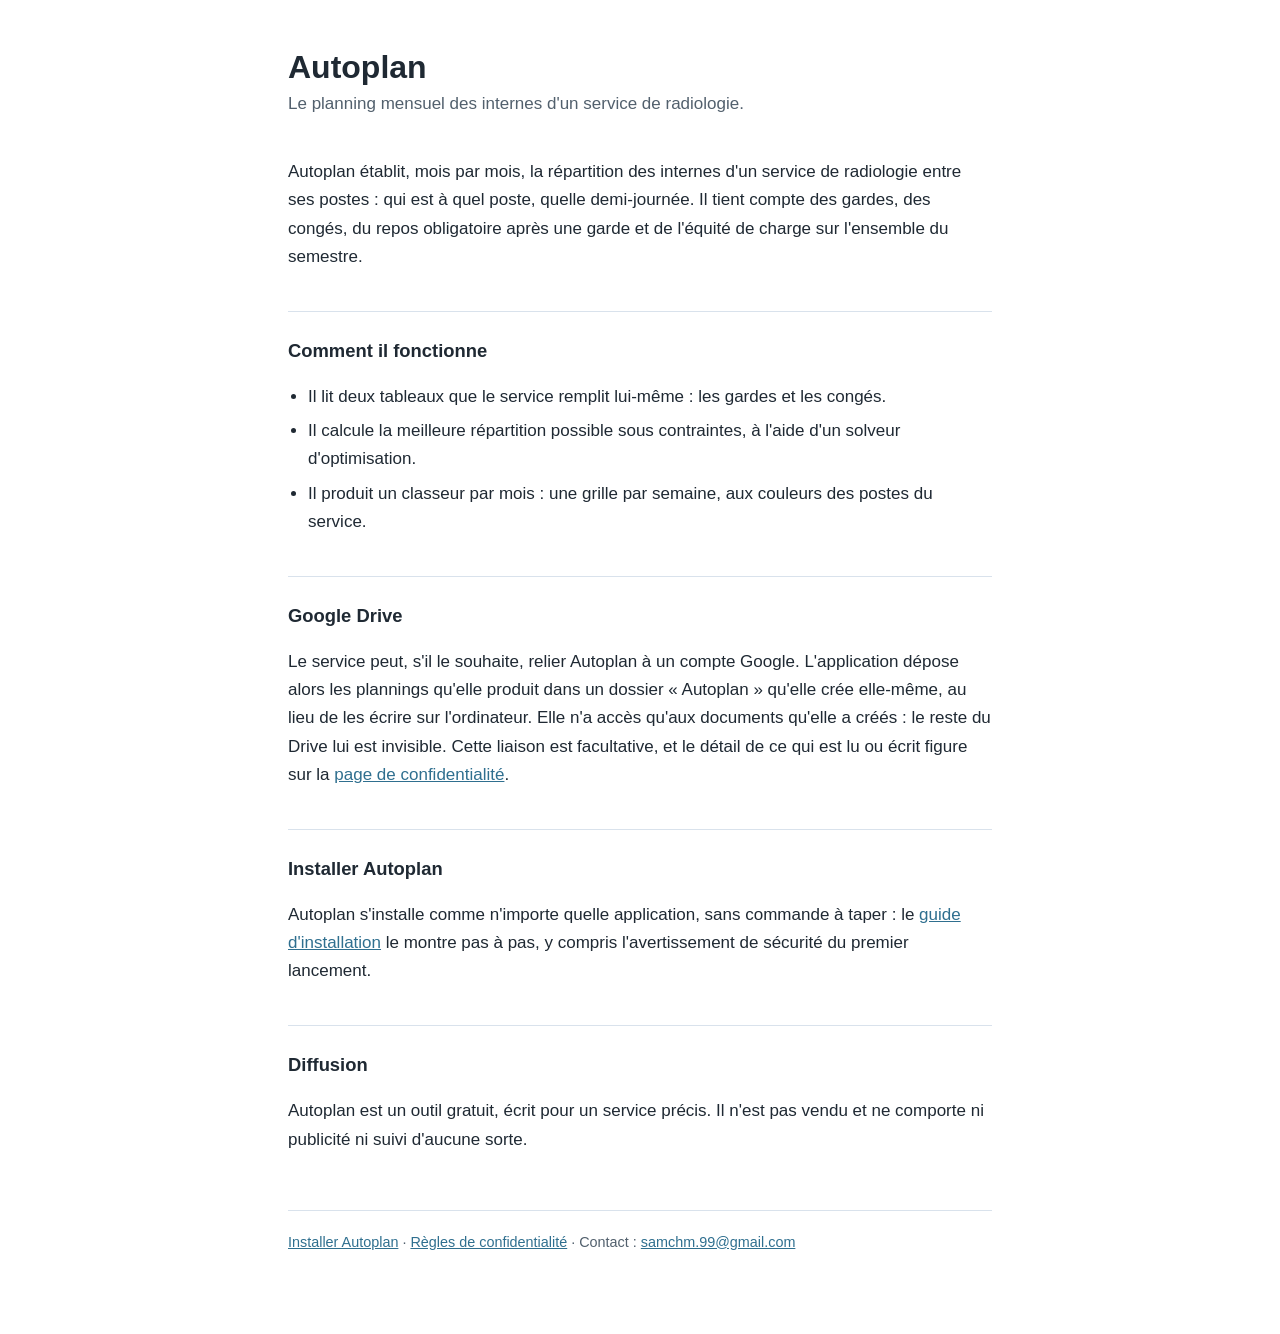
<file: index.html>
<!DOCTYPE html>
<html lang="fr">
<head>
<meta charset="utf-8">
<meta name="viewport" content="width=device-width, initial-scale=1">
<title>Autoplan</title>
<meta name="description" content="Autoplan établit le planning mensuel des internes d'un service de radiologie.">
<link rel="stylesheet" href="style.css">
</head>
<body>
<main>

<h1>Autoplan</h1>
<p class="sous-titre">Le planning mensuel des internes d'un service de radiologie.</p>

<p>
  Autoplan établit, mois par mois, la répartition des internes d'un service
  de radiologie entre ses postes : qui est à quel poste, quelle demi-journée.
  Il tient compte des gardes, des congés, du repos obligatoire après une
  garde et de l'équité de charge sur l'ensemble du semestre.
</p>

<h2>Comment il fonctionne</h2>
<ul>
  <li>Il lit deux tableaux que le service remplit lui-même : les gardes et les congés.</li>
  <li>Il calcule la meilleure répartition possible sous contraintes, à l'aide d'un solveur d'optimisation.</li>
  <li>Il produit un classeur par mois : une grille par semaine, aux couleurs des postes du service.</li>
</ul>

<h2>Google Drive</h2>
<p>
  Le service peut, s'il le souhaite, relier Autoplan à un compte Google.
  L'application dépose alors les plannings qu'elle produit dans un dossier
  « Autoplan » qu'elle crée elle-même, au lieu de les écrire sur
  l'ordinateur. Elle n'a accès qu'aux documents qu'elle a créés : le reste
  du Drive lui est invisible. Cette liaison est facultative, et le détail
  de ce qui est lu ou écrit figure sur la
  <a href="confidentialite.html">page de confidentialité</a>.
</p>

<h2>Installer Autoplan</h2>
<p>
  Autoplan s'installe comme n'importe quelle application, sans commande à
  taper : le <a href="installer.html">guide d'installation</a> le montre
  pas à pas, y compris l'avertissement de sécurité du premier lancement.
</p>

<h2>Diffusion</h2>
<p>
  Autoplan est un outil gratuit, écrit pour un service précis. Il n'est pas
  vendu et ne comporte ni publicité ni suivi d'aucune sorte.
</p>

<footer>
  <a href="installer.html">Installer Autoplan</a> ·
  <a href="confidentialite.html">Règles de confidentialité</a> ·
  Contact : <a href="mailto:samchm.99@gmail.com">samchm.99@gmail.com</a>
</footer>

</main>
</body>
</html>
</file>
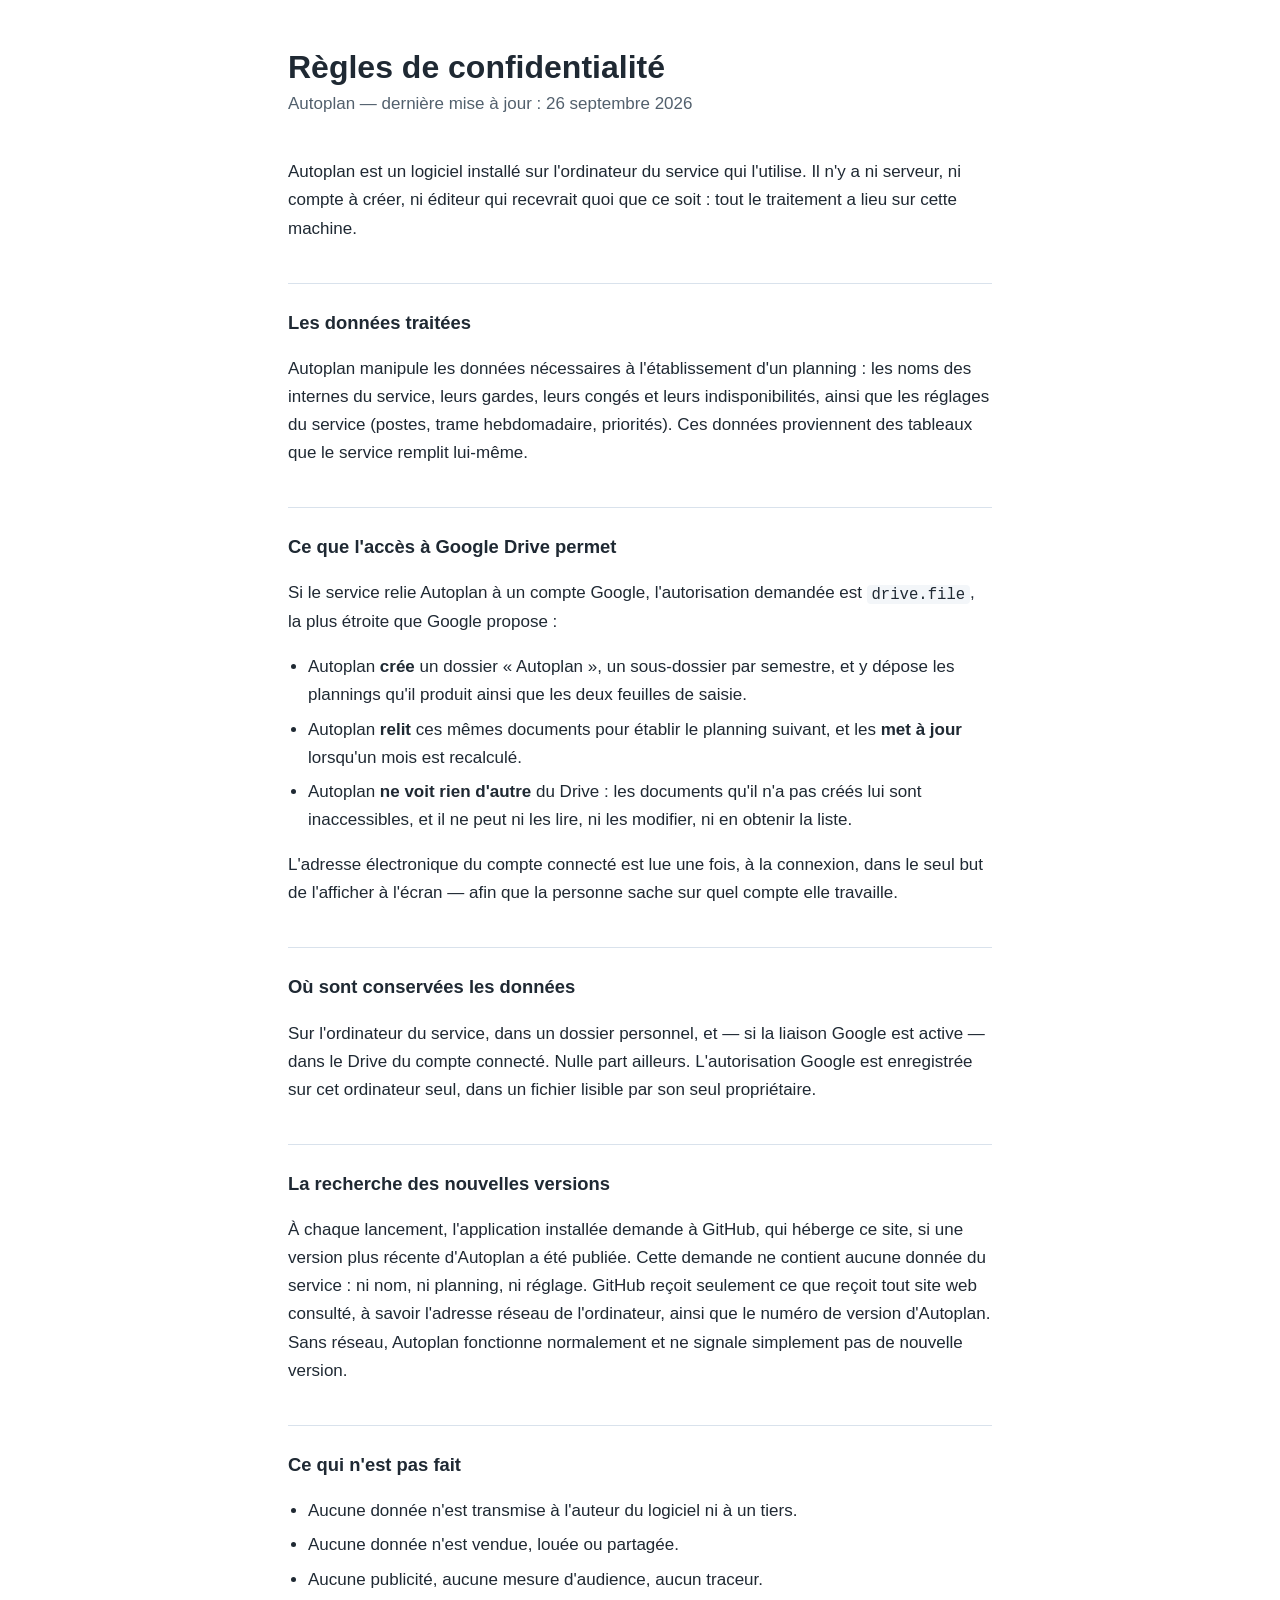
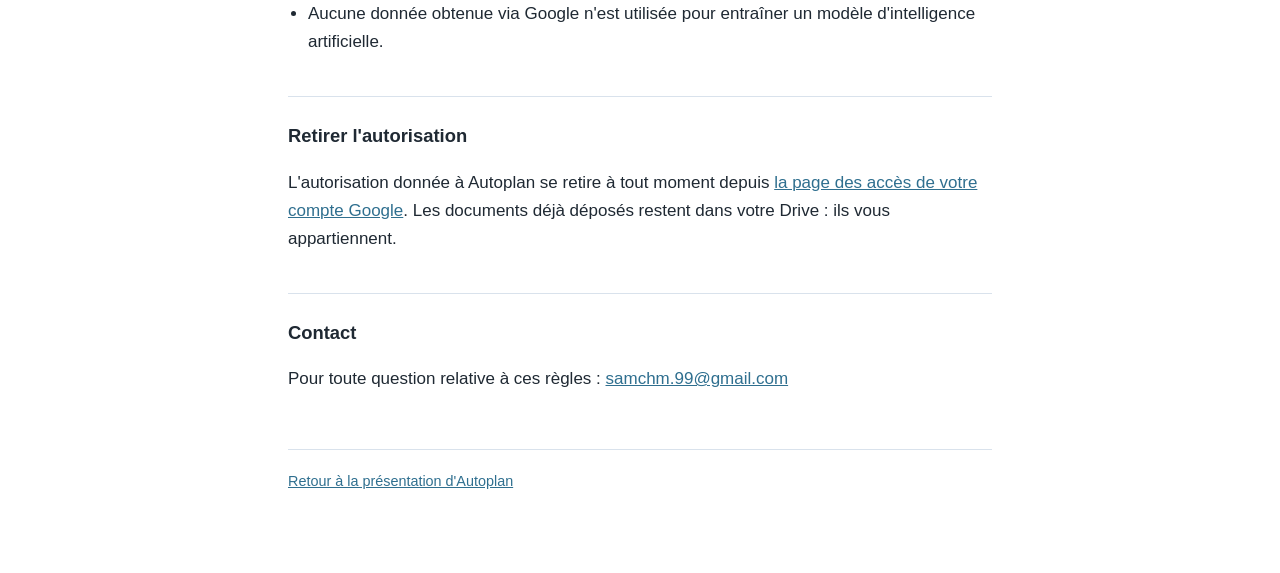
<file: confidentialite.html>
<!DOCTYPE html>
<html lang="fr">
<head>
<meta charset="utf-8">
<meta name="viewport" content="width=device-width, initial-scale=1">
<title>Autoplan — Règles de confidentialité</title>
<meta name="description" content="Ce qu'Autoplan lit, ce qu'il écrit, et ce qu'il ne transmet à personne.">
<link rel="stylesheet" href="style.css">
</head>
<body>
<main>

<h1>Règles de confidentialité</h1>
<p class="sous-titre">Autoplan — dernière mise à jour : 26 septembre 2026</p>

<p>
  Autoplan est un logiciel installé sur l'ordinateur du service qui
  l'utilise. Il n'y a ni serveur, ni compte à créer, ni éditeur qui
  recevrait quoi que ce soit : tout le traitement a lieu sur cette machine.
</p>

<h2>Les données traitées</h2>
<p>
  Autoplan manipule les données nécessaires à l'établissement d'un
  planning : les noms des internes du service, leurs gardes, leurs congés
  et leurs indisponibilités, ainsi que les réglages du service (postes,
  trame hebdomadaire, priorités). Ces données proviennent des tableaux que
  le service remplit lui-même.
</p>

<h2>Ce que l'accès à Google Drive permet</h2>
<p>
  Si le service relie Autoplan à un compte Google, l'autorisation demandée
  est <code>drive.file</code>, la plus étroite que Google propose :
</p>
<ul>
  <li>
    Autoplan <strong>crée</strong> un dossier « Autoplan », un sous-dossier
    par semestre, et y dépose les plannings qu'il produit ainsi que les deux
    feuilles de saisie.
  </li>
  <li>
    Autoplan <strong>relit</strong> ces mêmes documents pour établir le
    planning suivant, et les <strong>met à jour</strong> lorsqu'un mois est
    recalculé.
  </li>
  <li>
    Autoplan <strong>ne voit rien d'autre</strong> du Drive : les documents
    qu'il n'a pas créés lui sont inaccessibles, et il ne peut ni les lire,
    ni les modifier, ni en obtenir la liste.
  </li>
</ul>
<p>
  L'adresse électronique du compte connecté est lue une fois, à la
  connexion, dans le seul but de l'afficher à l'écran — afin que la
  personne sache sur quel compte elle travaille.
</p>

<h2>Où sont conservées les données</h2>
<p>
  Sur l'ordinateur du service, dans un dossier personnel, et — si la
  liaison Google est active — dans le Drive du compte connecté. Nulle part
  ailleurs. L'autorisation Google est enregistrée sur cet ordinateur seul,
  dans un fichier lisible par son seul propriétaire.
</p>

<h2>La recherche des nouvelles versions</h2>
<p>
  À chaque lancement, l'application installée demande à GitHub, qui
  héberge ce site, si une version plus récente d'Autoplan a été publiée.
  Cette demande ne contient aucune donnée du service : ni nom, ni planning,
  ni réglage. GitHub reçoit seulement ce que reçoit tout site web consulté,
  à savoir l'adresse réseau de l'ordinateur, ainsi que le numéro de
  version d'Autoplan. Sans réseau, Autoplan fonctionne normalement et ne
  signale simplement pas de nouvelle version.
</p>

<h2>Ce qui n'est pas fait</h2>
<ul>
  <li>Aucune donnée n'est transmise à l'auteur du logiciel ni à un tiers.</li>
  <li>Aucune donnée n'est vendue, louée ou partagée.</li>
  <li>Aucune publicité, aucune mesure d'audience, aucun traceur.</li>
  <li>Aucune donnée obtenue via Google n'est utilisée pour entraîner un modèle d'intelligence artificielle.</li>
</ul>

<h2>Retirer l'autorisation</h2>
<p>
  L'autorisation donnée à Autoplan se retire à tout moment depuis
  <a href="https://myaccount.google.com/permissions">la page des accès de
  votre compte Google</a>. Les documents déjà déposés restent dans votre
  Drive : ils vous appartiennent.
</p>

<h2>Contact</h2>
<p>
  Pour toute question relative à ces règles :
  <a href="mailto:samchm.99@gmail.com">samchm.99@gmail.com</a>
</p>

<footer>
  <a href="index.html">Retour à la présentation d'Autoplan</a>
</footer>

</main>
</body>
</html>
</file>
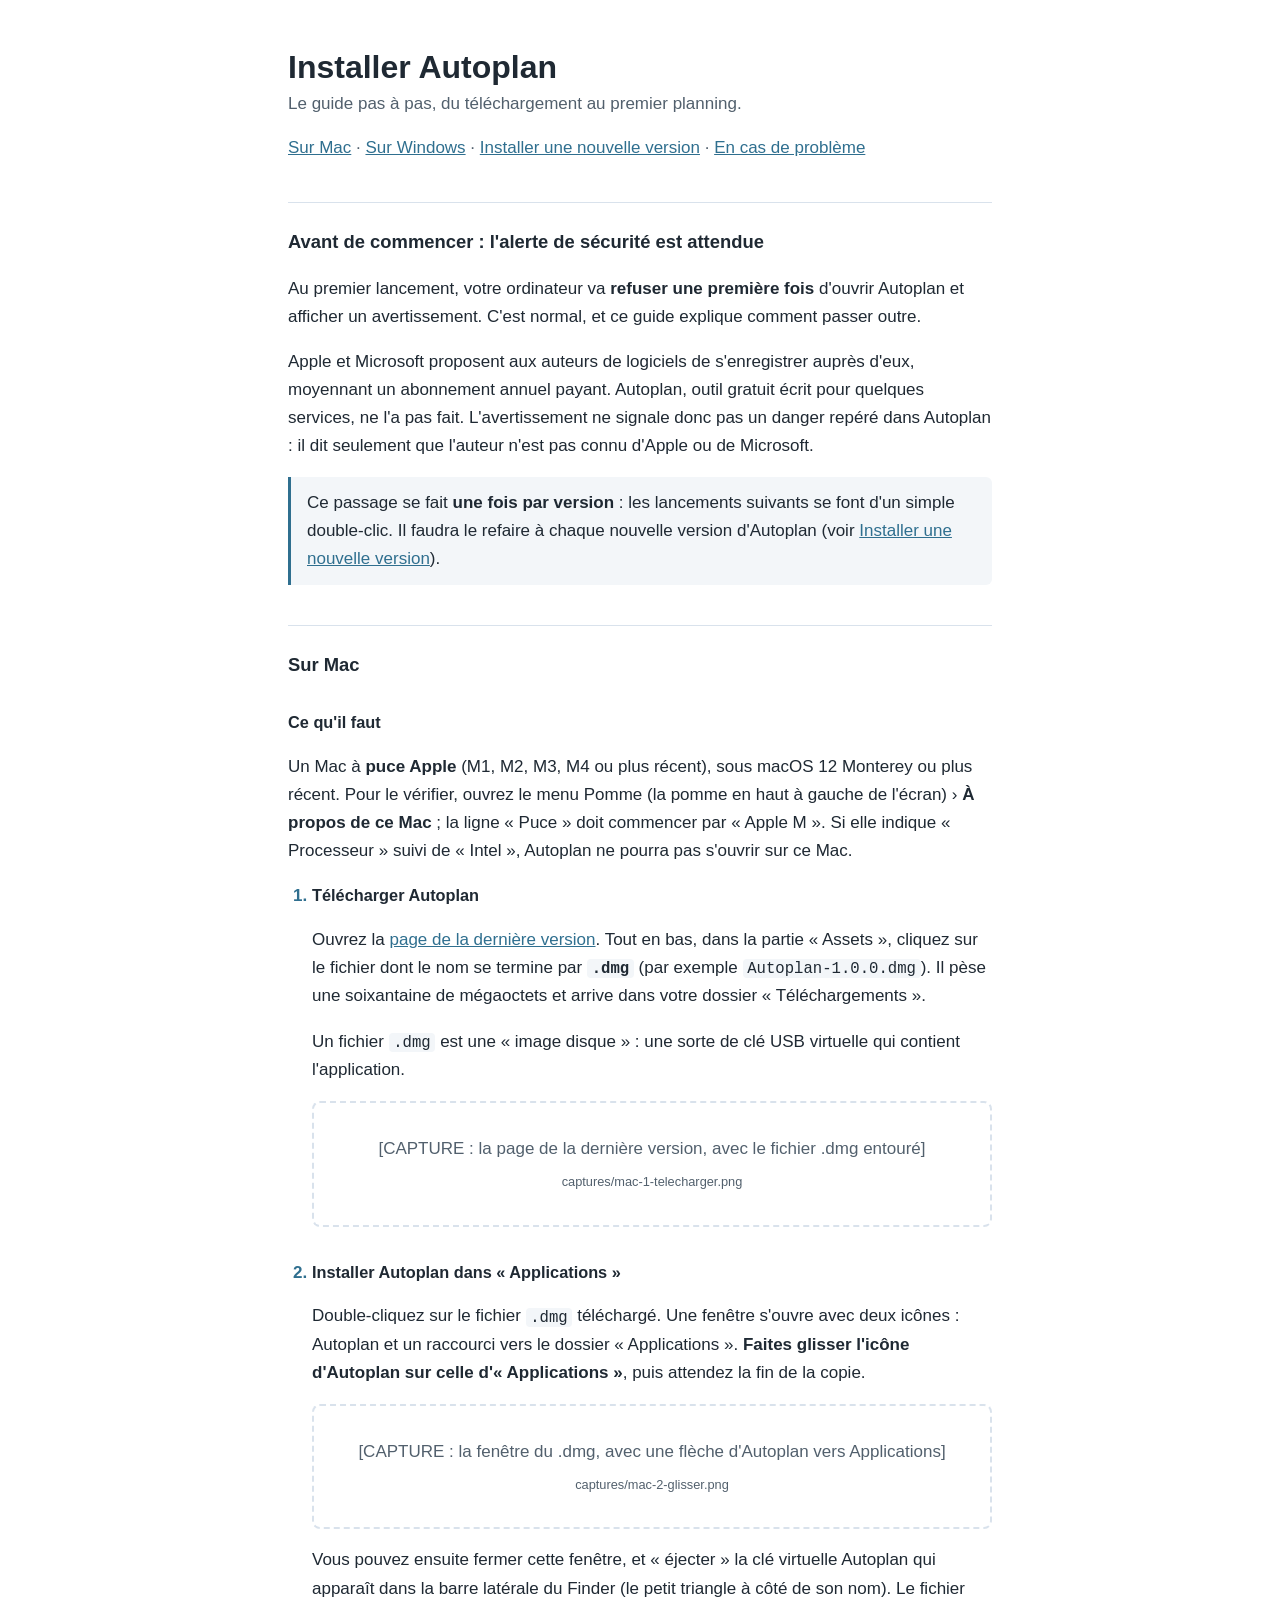
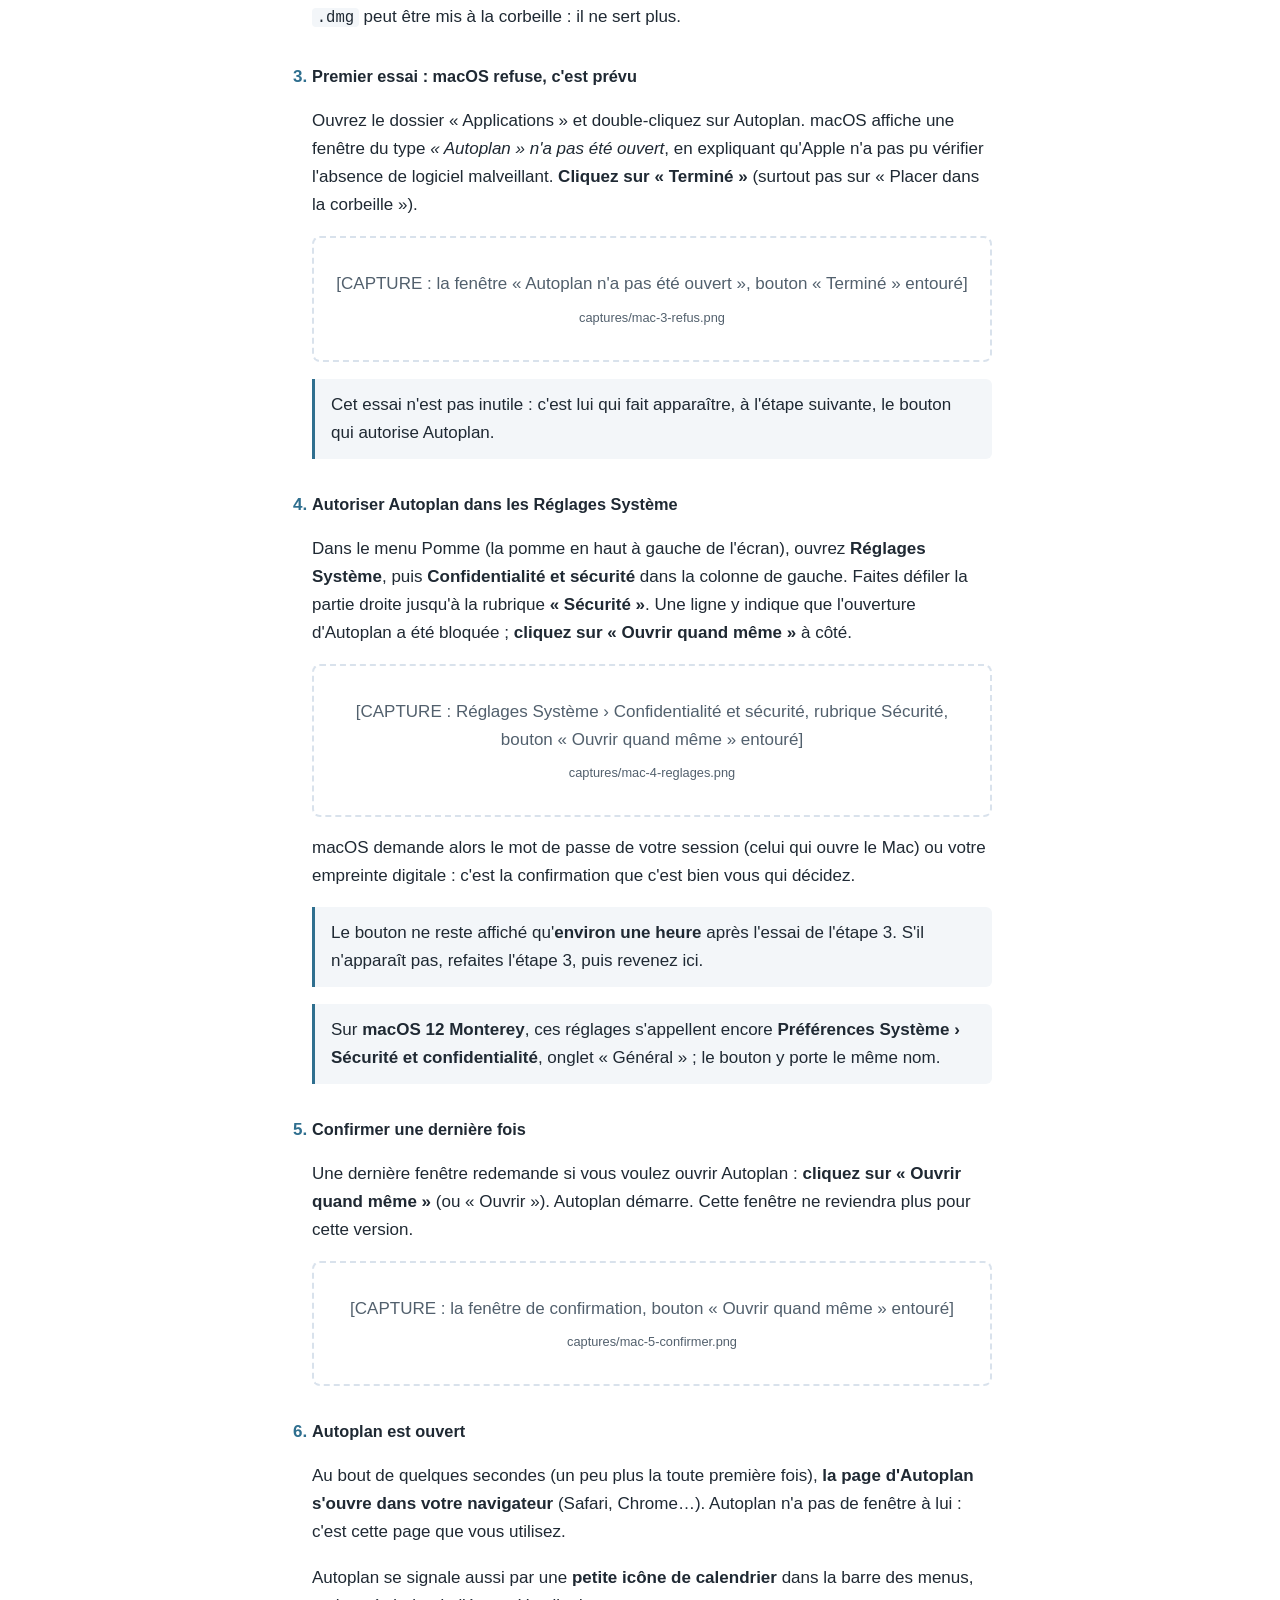
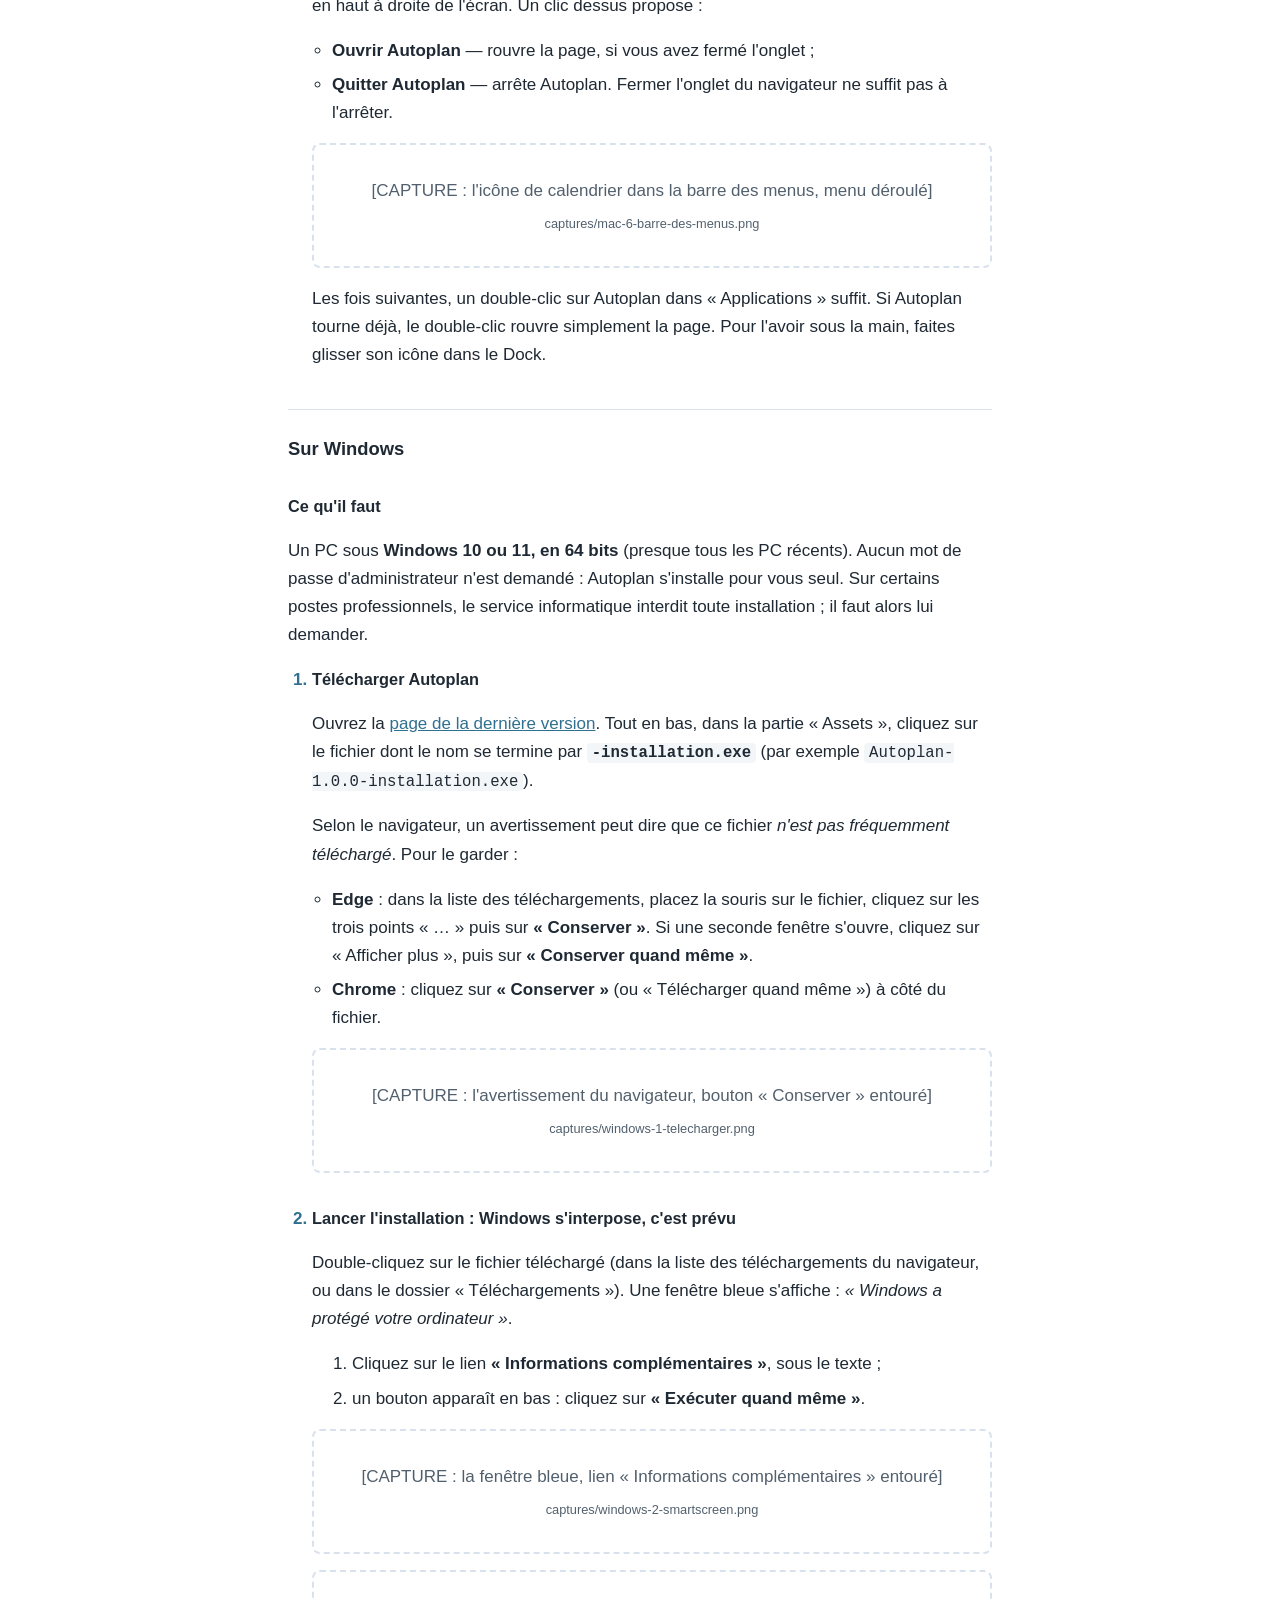
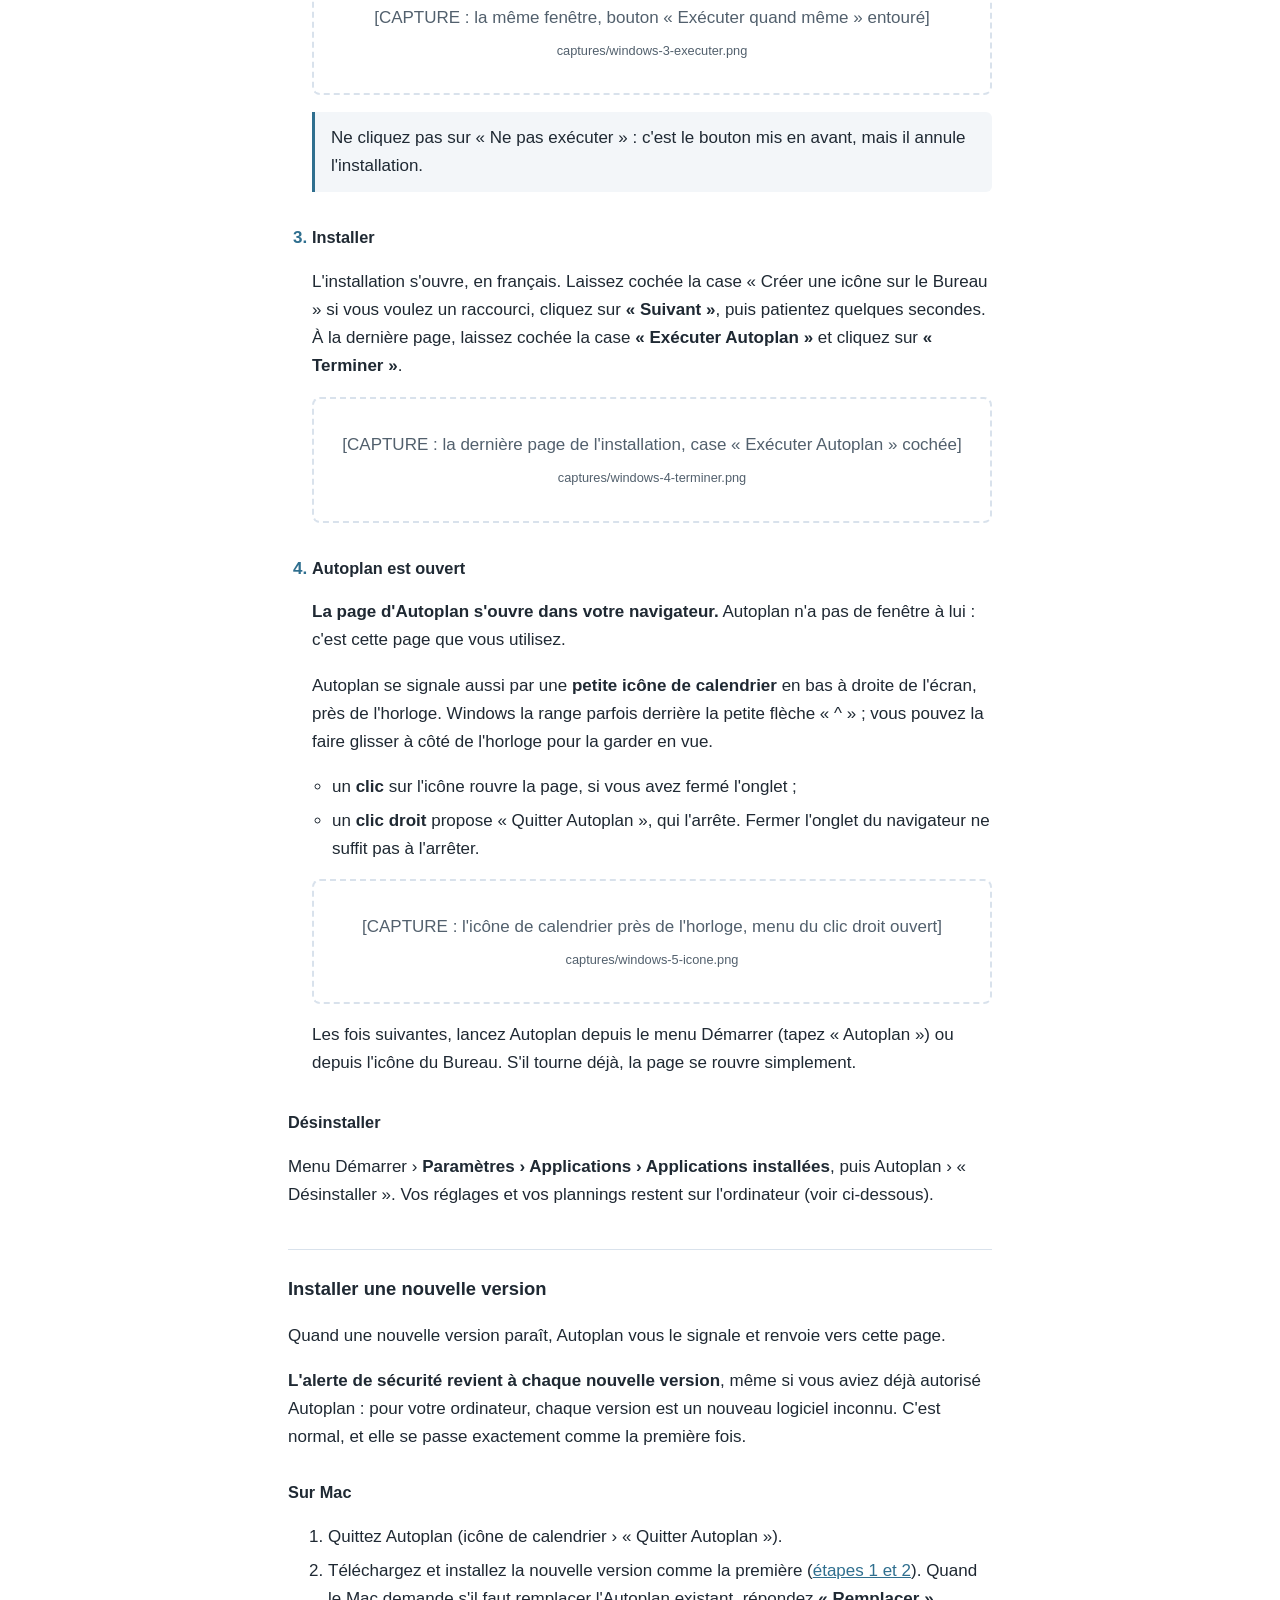
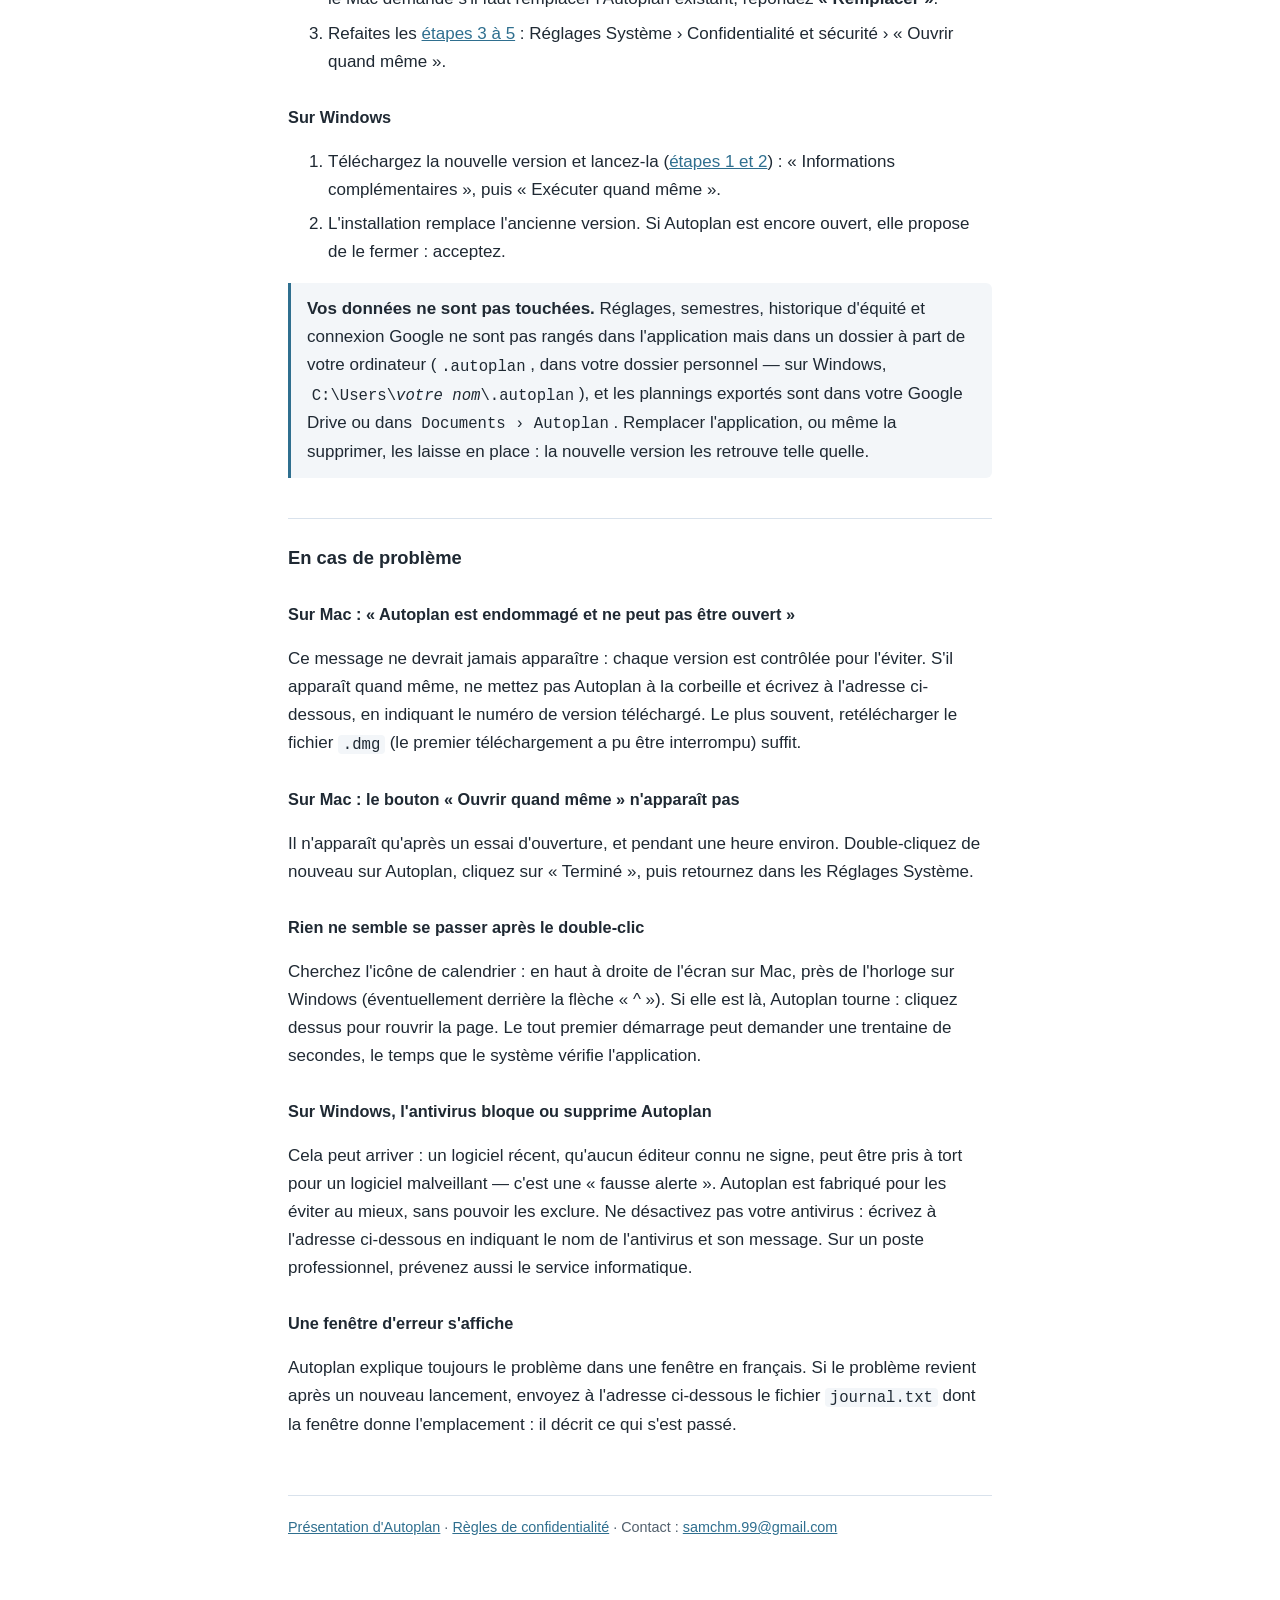
<file: installer.html>
<!DOCTYPE html>
<html lang="fr">
<head>
<meta charset="utf-8">
<meta name="viewport" content="width=device-width, initial-scale=1">
<title>Autoplan — Installer Autoplan</title>
<meta name="description" content="Télécharger, installer et ouvrir Autoplan pas à pas, et passer l'avertissement de sécurité du premier lancement.">
<link rel="stylesheet" href="style.css">
</head>
<body>
<main>

<h1>Installer Autoplan</h1>
<p class="sous-titre">Le guide pas à pas, du téléchargement au premier planning.</p>

<nav class="sommaire" aria-label="Sommaire">
  <a href="#mac">Sur Mac</a> ·
  <a href="#windows">Sur Windows</a> ·
  <a href="#mise-a-jour">Installer une nouvelle version</a> ·
  <a href="#probleme">En cas de problème</a>
</nav>

<h2 id="alerte">Avant de commencer : l'alerte de sécurité est attendue</h2>
<p>
  Au premier lancement, votre ordinateur va <strong>refuser une première
  fois</strong> d'ouvrir Autoplan et afficher un avertissement. C'est
  normal, et ce guide explique comment passer outre.
</p>
<p>
  Apple et Microsoft proposent aux auteurs de logiciels de s'enregistrer
  auprès d'eux, moyennant un abonnement annuel payant. Autoplan, outil
  gratuit écrit pour quelques services, ne l'a pas fait. L'avertissement
  ne signale donc pas un danger repéré dans Autoplan : il dit seulement
  que l'auteur n'est pas connu d'Apple ou de Microsoft.
</p>
<p class="note">
  Ce passage se fait <strong>une fois par version</strong> : les lancements
  suivants se font d'un simple double-clic. Il faudra le refaire à chaque
  nouvelle version d'Autoplan (voir
  <a href="#mise-a-jour">Installer une nouvelle version</a>).
</p>

<!-- ===================================================================== -->

<h2 id="mac">Sur Mac</h2>

<h3>Ce qu'il faut</h3>
<p>
  Un Mac à <strong>puce Apple</strong> (M1, M2, M3, M4 ou plus récent),
  sous macOS 12 Monterey ou plus récent. Pour le vérifier, ouvrez
  le menu Pomme (la pomme en haut à gauche de l'écran) ›
  <span class="chemin">À propos de ce Mac</span> ; la ligne
  « Puce » doit commencer par « Apple M ». Si elle indique « Processeur »
  suivi de « Intel », Autoplan ne pourra pas s'ouvrir sur ce Mac.
</p>

<ol class="etapes">

<li>
  <h3>Télécharger Autoplan</h3>
  <p>
    Ouvrez la <a href="https://github.com/Nyquist99/autoplan-site/releases/latest">page
    de la dernière version</a>. Tout en bas, dans la partie
    « Assets », cliquez sur le fichier dont le nom se termine par
    <strong><code>.dmg</code></strong> (par exemple
    <code>Autoplan-1.0.0.dmg</code>). Il pèse une soixantaine de
    mégaoctets et arrive dans votre dossier « Téléchargements ».
  </p>
  <p>
    Un fichier <code>.dmg</code> est une « image disque » : une sorte de clé
    USB virtuelle qui contient l'application.
  </p>
  <figure class="capture">
    <span>[CAPTURE : la page de la dernière version, avec le fichier .dmg entouré]</span>
    <figcaption>captures/mac-1-telecharger.png</figcaption>
  </figure>
</li>

<li>
  <h3>Installer Autoplan dans « Applications »</h3>
  <p>
    Double-cliquez sur le fichier <code>.dmg</code> téléchargé. Une fenêtre
    s'ouvre avec deux icônes : Autoplan et un raccourci vers le dossier
    « Applications ». <strong>Faites glisser l'icône d'Autoplan sur celle
    d'« Applications »</strong>, puis attendez la fin de la copie.
  </p>
  <figure class="capture">
    <span>[CAPTURE : la fenêtre du .dmg, avec une flèche d'Autoplan vers Applications]</span>
    <figcaption>captures/mac-2-glisser.png</figcaption>
  </figure>
  <p>
    Vous pouvez ensuite fermer cette fenêtre, et « éjecter » la clé
    virtuelle Autoplan qui apparaît dans la barre latérale du Finder
    (le petit triangle à côté de son nom). Le fichier <code>.dmg</code>
    peut être mis à la corbeille : il ne sert plus.
  </p>
</li>

<li>
  <h3>Premier essai : macOS refuse, c'est prévu</h3>
  <p>
    Ouvrez le dossier « Applications » et double-cliquez sur Autoplan.
    macOS affiche une fenêtre du type <em>« Autoplan » n'a pas été
    ouvert</em>, en expliquant qu'Apple n'a pas pu vérifier l'absence de
    logiciel malveillant. <strong>Cliquez sur « Terminé »</strong>
    (surtout pas sur « Placer dans la corbeille »).
  </p>
  <figure class="capture">
    <span>[CAPTURE : la fenêtre « Autoplan n'a pas été ouvert », bouton « Terminé » entouré]</span>
    <figcaption>captures/mac-3-refus.png</figcaption>
  </figure>
  <p class="note">
    Cet essai n'est pas inutile : c'est lui qui fait apparaître, à l'étape
    suivante, le bouton qui autorise Autoplan.
  </p>
</li>

<li>
  <h3>Autoriser Autoplan dans les Réglages Système</h3>
  <p>
    Dans le menu Pomme (la pomme en haut à gauche de l'écran), ouvrez
    <span class="chemin">Réglages Système</span>, puis
    <span class="chemin">Confidentialité et sécurité</span> dans la colonne
    de gauche. Faites défiler la partie droite jusqu'à la rubrique
    <strong>« Sécurité »</strong>. Une ligne y indique que l'ouverture
    d'Autoplan a été bloquée ; <strong>cliquez sur « Ouvrir quand
    même »</strong> à côté.
  </p>
  <figure class="capture">
    <span>[CAPTURE : Réglages Système › Confidentialité et sécurité, rubrique Sécurité, bouton « Ouvrir quand même » entouré]</span>
    <figcaption>captures/mac-4-reglages.png</figcaption>
  </figure>
  <p>
    macOS demande alors le mot de passe de votre session (celui qui ouvre
    le Mac) ou votre empreinte digitale : c'est la confirmation que c'est
    bien vous qui décidez.
  </p>
  <p class="note">
    Le bouton ne reste affiché qu'<strong>environ une heure</strong> après
    l'essai de l'étape 3. S'il n'apparaît pas, refaites l'étape 3, puis
    revenez ici.
  </p>
  <p class="note">
    Sur <strong>macOS 12 Monterey</strong>, ces réglages s'appellent encore
    <span class="chemin">Préférences Système › Sécurité et
    confidentialité</span>, onglet « Général » ; le bouton y porte le même
    nom.
  </p>
</li>

<li>
  <h3>Confirmer une dernière fois</h3>
  <p>
    Une dernière fenêtre redemande si vous voulez ouvrir Autoplan :
    <strong>cliquez sur « Ouvrir quand même »</strong> (ou « Ouvrir »).
    Autoplan démarre. Cette fenêtre ne reviendra plus pour cette version.
  </p>
  <figure class="capture">
    <span>[CAPTURE : la fenêtre de confirmation, bouton « Ouvrir quand même » entouré]</span>
    <figcaption>captures/mac-5-confirmer.png</figcaption>
  </figure>
</li>

<li>
  <h3>Autoplan est ouvert</h3>
  <p>
    Au bout de quelques secondes (un peu plus la toute première fois),
    <strong>la page d'Autoplan s'ouvre dans votre navigateur</strong>
    (Safari, Chrome…). Autoplan n'a pas de fenêtre à lui : c'est cette page
    que vous utilisez.
  </p>
  <p>
    Autoplan se signale aussi par une <strong>petite icône de
    calendrier</strong> dans la barre des menus, en haut à droite de
    l'écran. Un clic dessus propose :
  </p>
  <ul>
    <li><strong>Ouvrir Autoplan</strong> — rouvre la page, si vous avez fermé l'onglet ;</li>
    <li><strong>Quitter Autoplan</strong> — arrête Autoplan. Fermer l'onglet du navigateur ne suffit pas à l'arrêter.</li>
  </ul>
  <figure class="capture">
    <span>[CAPTURE : l'icône de calendrier dans la barre des menus, menu déroulé]</span>
    <figcaption>captures/mac-6-barre-des-menus.png</figcaption>
  </figure>
  <p>
    Les fois suivantes, un double-clic sur Autoplan dans « Applications »
    suffit. Si Autoplan tourne déjà, le double-clic rouvre simplement la
    page. Pour l'avoir sous la main, faites glisser son icône dans le Dock.
  </p>
</li>

</ol>

<!-- ===================================================================== -->

<h2 id="windows">Sur Windows</h2>

<h3>Ce qu'il faut</h3>
<p>
  Un PC sous <strong>Windows 10 ou 11, en 64 bits</strong> (presque tous
  les PC récents). Aucun mot de passe d'administrateur n'est demandé :
  Autoplan s'installe pour vous seul. Sur certains postes professionnels,
  le service informatique interdit toute installation ; il faut alors lui
  demander.
</p>

<ol class="etapes">

<li>
  <h3>Télécharger Autoplan</h3>
  <p>
    Ouvrez la <a href="https://github.com/Nyquist99/autoplan-site/releases/latest">page
    de la dernière version</a>. Tout en bas, dans la partie « Assets »,
    cliquez sur le fichier dont le nom se termine par
    <strong><code>-installation.exe</code></strong> (par exemple
    <code>Autoplan-1.0.0-installation.exe</code>).
  </p>
  <p>
    Selon le navigateur, un avertissement peut dire que ce fichier
    <em>n'est pas fréquemment téléchargé</em>. Pour le garder :
  </p>
  <ul>
    <li>
      <strong>Edge</strong> : dans la liste des téléchargements, placez la
      souris sur le fichier, cliquez sur les trois points «&nbsp;…&nbsp;»
      puis sur <strong>« Conserver »</strong>. Si une seconde fenêtre
      s'ouvre, cliquez sur « Afficher plus », puis sur
      <strong>« Conserver quand même »</strong>.
    </li>
    <li>
      <strong>Chrome</strong> : cliquez sur <strong>« Conserver »</strong>
      (ou « Télécharger quand même ») à côté du fichier.
    </li>
  </ul>
  <figure class="capture">
    <span>[CAPTURE : l'avertissement du navigateur, bouton « Conserver » entouré]</span>
    <figcaption>captures/windows-1-telecharger.png</figcaption>
  </figure>
</li>

<li>
  <h3>Lancer l'installation : Windows s'interpose, c'est prévu</h3>
  <p>
    Double-cliquez sur le fichier téléchargé (dans la liste des
    téléchargements du navigateur, ou dans le dossier
    « Téléchargements »). Une fenêtre bleue s'affiche :
    <em>« Windows a protégé votre ordinateur »</em>.
  </p>
  <ol>
    <li>Cliquez sur le lien <strong>« Informations complémentaires »</strong>, sous le texte ;</li>
    <li>un bouton apparaît en bas : cliquez sur <strong>« Exécuter quand même »</strong>.</li>
  </ol>
  <figure class="capture">
    <span>[CAPTURE : la fenêtre bleue, lien « Informations complémentaires » entouré]</span>
    <figcaption>captures/windows-2-smartscreen.png</figcaption>
  </figure>
  <figure class="capture">
    <span>[CAPTURE : la même fenêtre, bouton « Exécuter quand même » entouré]</span>
    <figcaption>captures/windows-3-executer.png</figcaption>
  </figure>
  <p class="note">
    Ne cliquez pas sur « Ne pas exécuter » : c'est le bouton mis en avant,
    mais il annule l'installation.
  </p>
</li>

<li>
  <h3>Installer</h3>
  <p>
    L'installation s'ouvre, en français. Laissez cochée la case
    « Créer une icône sur le Bureau » si vous voulez un raccourci, cliquez
    sur <strong>« Suivant »</strong>, puis patientez quelques secondes. À la
    dernière page, laissez cochée la case <strong>« Exécuter
    Autoplan »</strong> et cliquez sur <strong>« Terminer »</strong>.
  </p>
  <figure class="capture">
    <span>[CAPTURE : la dernière page de l'installation, case « Exécuter Autoplan » cochée]</span>
    <figcaption>captures/windows-4-terminer.png</figcaption>
  </figure>
</li>

<li>
  <h3>Autoplan est ouvert</h3>
  <p>
    <strong>La page d'Autoplan s'ouvre dans votre navigateur.</strong>
    Autoplan n'a pas de fenêtre à lui : c'est cette page que vous utilisez.
  </p>
  <p>
    Autoplan se signale aussi par une <strong>petite icône de
    calendrier</strong> en bas à droite de l'écran, près de l'horloge.
    Windows la range parfois derrière la petite flèche
    «&nbsp;^&nbsp;» ; vous pouvez la faire glisser à côté de l'horloge
    pour la garder en vue.
  </p>
  <ul>
    <li>un <strong>clic</strong> sur l'icône rouvre la page, si vous avez fermé l'onglet ;</li>
    <li>un <strong>clic droit</strong> propose « Quitter Autoplan », qui l'arrête. Fermer l'onglet du navigateur ne suffit pas à l'arrêter.</li>
  </ul>
  <figure class="capture">
    <span>[CAPTURE : l'icône de calendrier près de l'horloge, menu du clic droit ouvert]</span>
    <figcaption>captures/windows-5-icone.png</figcaption>
  </figure>
  <p>
    Les fois suivantes, lancez Autoplan depuis le menu Démarrer (tapez
    « Autoplan ») ou depuis l'icône du Bureau. S'il tourne déjà, la page
    se rouvre simplement.
  </p>
</li>

</ol>

<h3>Désinstaller</h3>
<p>
  Menu Démarrer › <span class="chemin">Paramètres › Applications ›
  Applications installées</span>, puis Autoplan › « Désinstaller ». Vos
  réglages et vos plannings restent sur l'ordinateur (voir ci-dessous).
</p>

<!-- ===================================================================== -->

<h2 id="mise-a-jour">Installer une nouvelle version</h2>
<p>
  Quand une nouvelle version paraît, Autoplan vous le signale et renvoie
  vers cette page.
</p>
<p>
  <strong>L'alerte de sécurité revient à chaque nouvelle version</strong>,
  même si vous aviez déjà autorisé Autoplan : pour votre ordinateur, chaque
  version est un nouveau logiciel inconnu. C'est normal, et elle se passe
  exactement comme la première fois.
</p>
<h3>Sur Mac</h3>
<ol>
  <li>Quittez Autoplan (icône de calendrier › « Quitter Autoplan »).</li>
  <li>
    Téléchargez et installez la nouvelle version comme la première
    (<a href="#mac">étapes 1 et 2</a>). Quand le Mac demande s'il faut
    remplacer l'Autoplan existant, répondez <strong>« Remplacer »</strong>.
  </li>
  <li>
    Refaites les <a href="#mac">étapes 3 à 5</a> : Réglages Système ›
    Confidentialité et sécurité › « Ouvrir quand même ».
  </li>
</ol>
<h3>Sur Windows</h3>
<ol>
  <li>
    Téléchargez la nouvelle version et lancez-la
    (<a href="#windows">étapes 1 et 2</a>) : « Informations
    complémentaires », puis « Exécuter quand même ».
  </li>
  <li>
    L'installation remplace l'ancienne version. Si Autoplan est encore
    ouvert, elle propose de le fermer : acceptez.
  </li>
</ol>
<p class="note">
  <strong>Vos données ne sont pas touchées.</strong> Réglages, semestres,
  historique d'équité et connexion Google ne sont pas rangés dans
  l'application mais dans un dossier à part de votre ordinateur
  (<code>.autoplan</code>, dans votre dossier personnel — sur Windows,
  <code>C:\Users\<em>votre nom</em>\.autoplan</code>), et les plannings
  exportés sont dans votre Google Drive ou dans
  <code>Documents › Autoplan</code>. Remplacer l'application, ou même la
  supprimer, les laisse en place : la nouvelle version les retrouve telle
  quelle.
</p>

<!-- ===================================================================== -->

<h2 id="probleme">En cas de problème</h2>

<h3>Sur Mac : « Autoplan est endommagé et ne peut pas être ouvert »</h3>
<p>
  Ce message ne devrait jamais apparaître : chaque version est contrôlée
  pour l'éviter. S'il apparaît quand même, ne mettez pas Autoplan à la
  corbeille et écrivez à l'adresse ci-dessous, en indiquant le numéro de
  version téléchargé. Le plus souvent, retélécharger le fichier
  <code>.dmg</code> (le premier téléchargement a pu être interrompu) suffit.
</p>

<h3>Sur Mac : le bouton « Ouvrir quand même » n'apparaît pas</h3>
<p>
  Il n'apparaît qu'après un essai d'ouverture, et pendant une heure
  environ. Double-cliquez de nouveau sur Autoplan, cliquez sur
  « Terminé », puis retournez dans les Réglages Système.
</p>

<h3>Rien ne semble se passer après le double-clic</h3>
<p>
  Cherchez l'icône de calendrier : en haut à droite de l'écran sur Mac,
  près de l'horloge sur Windows (éventuellement derrière la flèche
  «&nbsp;^&nbsp;»). Si elle est là, Autoplan tourne : cliquez dessus pour
  rouvrir la page. Le tout premier démarrage peut demander une trentaine de
  secondes, le temps que le système vérifie l'application.
</p>

<h3>Sur Windows, l'antivirus bloque ou supprime Autoplan</h3>
<p>
  Cela peut arriver : un logiciel récent, qu'aucun éditeur connu ne signe,
  peut être pris à tort pour un logiciel malveillant — c'est une « fausse
  alerte ». Autoplan est fabriqué pour les éviter au mieux, sans pouvoir
  les exclure. Ne désactivez pas votre antivirus : écrivez à l'adresse
  ci-dessous en indiquant le nom de l'antivirus et son message. Sur un
  poste professionnel, prévenez aussi le service informatique.
</p>

<h3>Une fenêtre d'erreur s'affiche</h3>
<p>
  Autoplan explique toujours le problème dans une fenêtre en français.
  Si le problème revient après un nouveau lancement, envoyez à l'adresse
  ci-dessous le fichier <code>journal.txt</code> dont la fenêtre donne
  l'emplacement : il décrit ce qui s'est passé.
</p>

<footer>
  <a href="index.html">Présentation d'Autoplan</a> ·
  <a href="confidentialite.html">Règles de confidentialité</a> ·
  Contact : <a href="mailto:samchm.99@gmail.com">samchm.99@gmail.com</a>
</footer>

</main>
</body>
</html>
</file>
<file: style.css>
:root {
  --encre: #1f2933;
  --encre-douce: #52606d;
  --trait: #d9e2ec;
  --fond: #ffffff;
  --accent: #2f6f8f;
  --fond-doux: #f3f6f9;
}

* { box-sizing: border-box; }

body {
  margin: 0;
  padding: 3rem 1rem 5rem;
  background: var(--fond);
  color: var(--encre);
  font-family: -apple-system, BlinkMacSystemFont, "Segoe UI", Roboto, Helvetica, Arial, sans-serif;
  font-size: 17px;
  line-height: 1.65;
}

main {
  max-width: 44rem;
  margin: 0 auto;
}

h1 {
  font-size: 2rem;
  line-height: 1.2;
  margin: 0 0 .25rem;
}

.sous-titre {
  color: var(--encre-douce);
  margin: 0 0 2.5rem;
}

h2 {
  font-size: 1.15rem;
  margin: 2.5rem 0 .75rem;
  padding-top: 1.5rem;
  border-top: 1px solid var(--trait);
}

ul { padding-left: 1.25rem; }
li { margin: .4rem 0; }

a { color: var(--accent); }

footer {
  margin-top: 3.5rem;
  padding-top: 1.25rem;
  border-top: 1px solid var(--trait);
  color: var(--encre-douce);
  font-size: .9rem;
}

@media (prefers-color-scheme: dark) {
  :root {
    --encre: #e4ebf1;
    --encre-douce: #9aa5b1;
    --trait: #323f4b;
    --fond: #1a1f26;
    --accent: #8fc3dd;
    --fond-doux: #232a33;
  }
}

/* Guide d'installation */

h3 {
  font-size: 1.02rem;
  margin: 1.75rem 0 .5rem;
}

code {
  font-size: .92em;
  padding: .05em .3em;
  border-radius: 4px;
  background: var(--fond-doux);
}

.sommaire {
  margin: -1.5rem 0 1rem;
  color: var(--encre-douce);
}

.chemin { font-weight: 600; }

.note {
  padding: .75rem 1rem;
  border-left: 3px solid var(--accent);
  background: var(--fond-doux);
  border-radius: 0 6px 6px 0;
}

.etapes { padding-left: 1.5rem; }
.etapes > li { margin: 0 0 2rem; }
.etapes > li::marker { font-weight: 700; color: var(--accent); }
.etapes h3 { margin-top: 0; }

/* Emplacement d'une capture d'écran à venir. */
.capture {
  margin: 1rem 0;
  padding: 2rem 1rem;
  border: 2px dashed var(--trait);
  border-radius: 8px;
  text-align: center;
  color: var(--encre-douce);
}
.capture img {
  max-width: 100%;
  height: auto;
  border-radius: 6px;
}
.capture figcaption {
  margin-top: .5rem;
  font-size: .8rem;
}
</file>
